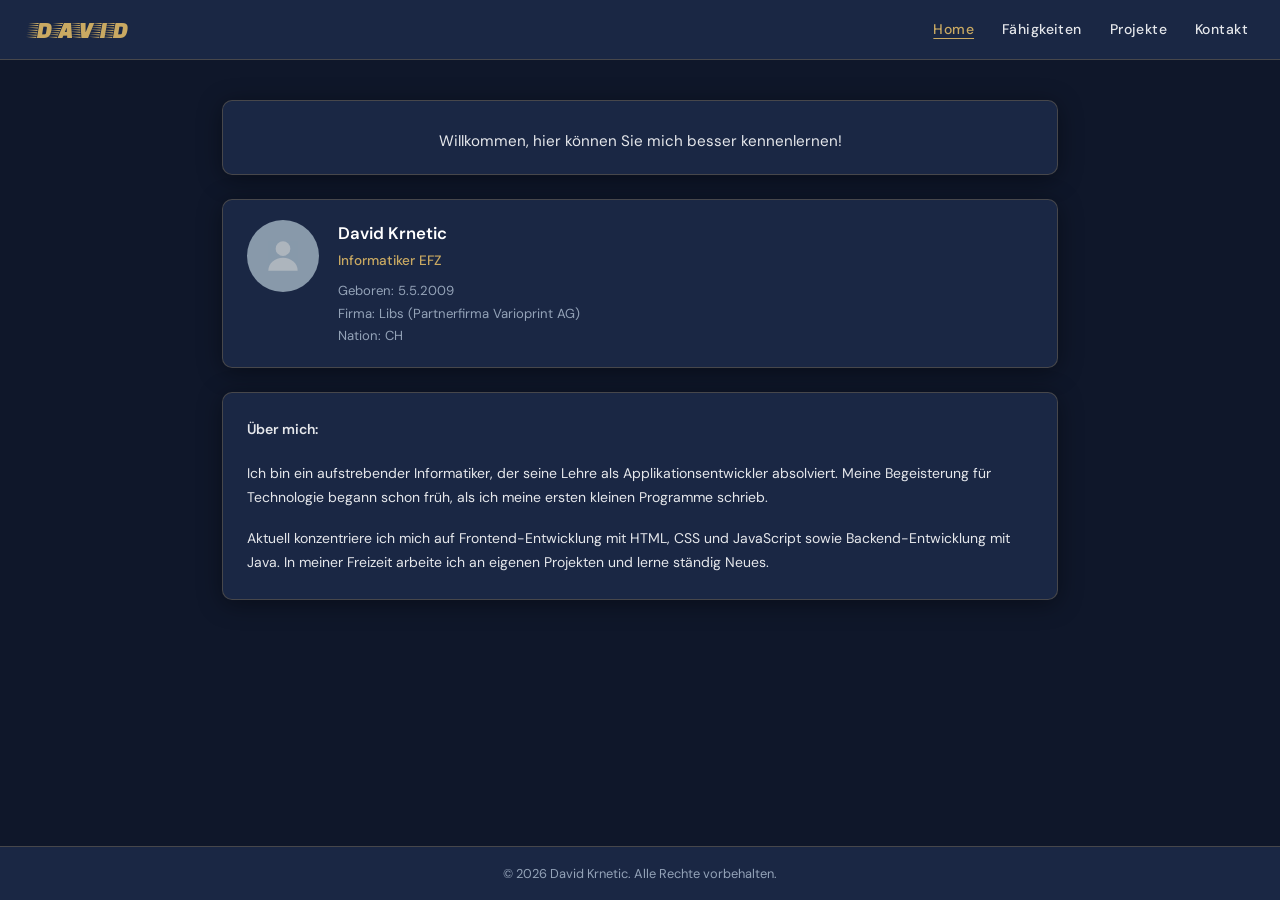
<file: index.html>
<!DOCTYPE html>
<html lang="de">
<head>
    <meta charset="UTF-8" />
    <meta name="viewport" content="width=device-width, initial-scale=1.0" />
    <title>David Krnetic – Über mich</title>
    <link rel="stylesheet" href="styles.css" />
    <style>
        .hero-card {
            text-align: center;
            padding: 1.75rem 1.5rem 1.25rem;
            margin-bottom: 1.5rem;
        }
        .hero-card p {
            font-size: 0.95rem;
            color: var(--text-light);
        }

        .profile-block {
            display: flex;
            align-items: flex-start;
            gap: 1.2rem;
            padding: 1.25rem 1.5rem;
            margin-bottom: 1.5rem;
        }
        .avatar {
            width: 72px;
            height: 72px;
            border-radius: 50%;
            background-color: #8899aa;
            flex-shrink: 0;
            display: flex;
            align-items: center;
            justify-content: center;
            overflow: hidden;
        }
        .avatar svg { width: 44px; height: 44px; opacity: 0.55; }
        .profile-info h2 {
            font-size: 1.05rem;
            font-weight: 600;
            color: var(--text-white);
            margin-bottom: 2px;
        }
        .profile-info .job-title {
            color: var(--gold);
            font-size: 0.85rem;
            font-weight: 500;
            margin-bottom: 0.5rem;
        }
        .profile-info .meta {
            font-size: 0.82rem;
            color: var(--text-muted);
            line-height: 1.7;
        }

        .about-card {
            padding: 1.5rem;
            margin-bottom: 1.5rem;
        }
        .about-card p {
            font-size: 0.875rem;
            color: var(--text-light);
            line-height: 1.75;
        }
        .about-card p + p {
            margin-top: 1rem;
        }
    </style>
</head>
<body>

<nav>
    <a href="index.html" class="nav-logo">DAVID</a>
    <button class="nav-toggle" aria-label="Menü" onclick="toggleNav(this)">
        <span></span><span></span><span></span>
    </button>
    <ul class="nav-links">
        <li><a href="index.html" class="active">Home</a></li>
        <li><a href="faehigkeiten.html">Fähigkeiten</a></li>
        <li><a href="projekte.html">Projekte</a></li>
        <li><a href="kontakt.html">Kontakt</a></li>
    </ul>
</nav>

<main>
    <div class="card hero-card">
        <p>Willkommen, hier können Sie mich besser kennenlernen!</p>
    </div>

    <div class="card profile-block">
        <div class="avatar">
            <svg viewBox="0 0 24 24" fill="none" xmlns="http://www.w3.org/2000/svg">
                <circle cx="12" cy="8" r="4" fill="#ccc"/>
                <path d="M4 20c0-4 3.6-7 8-7s8 3 8 7" fill="#ccc"/>
            </svg>
        </div>
        <div class="profile-info">
            <h2>David Krnetic</h2>
            <p class="job-title">Informatiker EFZ</p>
            <p class="meta">
                Geboren: 5.5.2009<br>
                Firma: Libs (Partnerfirma Varioprint AG)<br>
                Nation: CH
            </p>
        </div>
    </div>

    <div class="card about-card">
        <p class="section-title">Über mich:</p>
        <p>
            Ich bin ein aufstrebender Informatiker, der seine Lehre als Applikationsentwickler absolviert.
            Meine Begeisterung für Technologie begann schon früh, als ich meine ersten kleinen Programme schrieb.
        </p>
        <p>
            Aktuell konzentriere ich mich auf Frontend-Entwicklung mit HTML, CSS und JavaScript sowie
            Backend-Entwicklung mit Java. In meiner Freizeit arbeite ich an eigenen Projekten und lerne ständig Neues.
        </p>
    </div>
</main>

<footer>
    &copy; 2026 David Krnetic. Alle Rechte vorbehalten.
</footer>

<script>
    function toggleNav(btn) {
        btn.classList.toggle('open');
        document.querySelector('.nav-links').classList.toggle('open');
    }
</script>
</body>
</html>
</file>
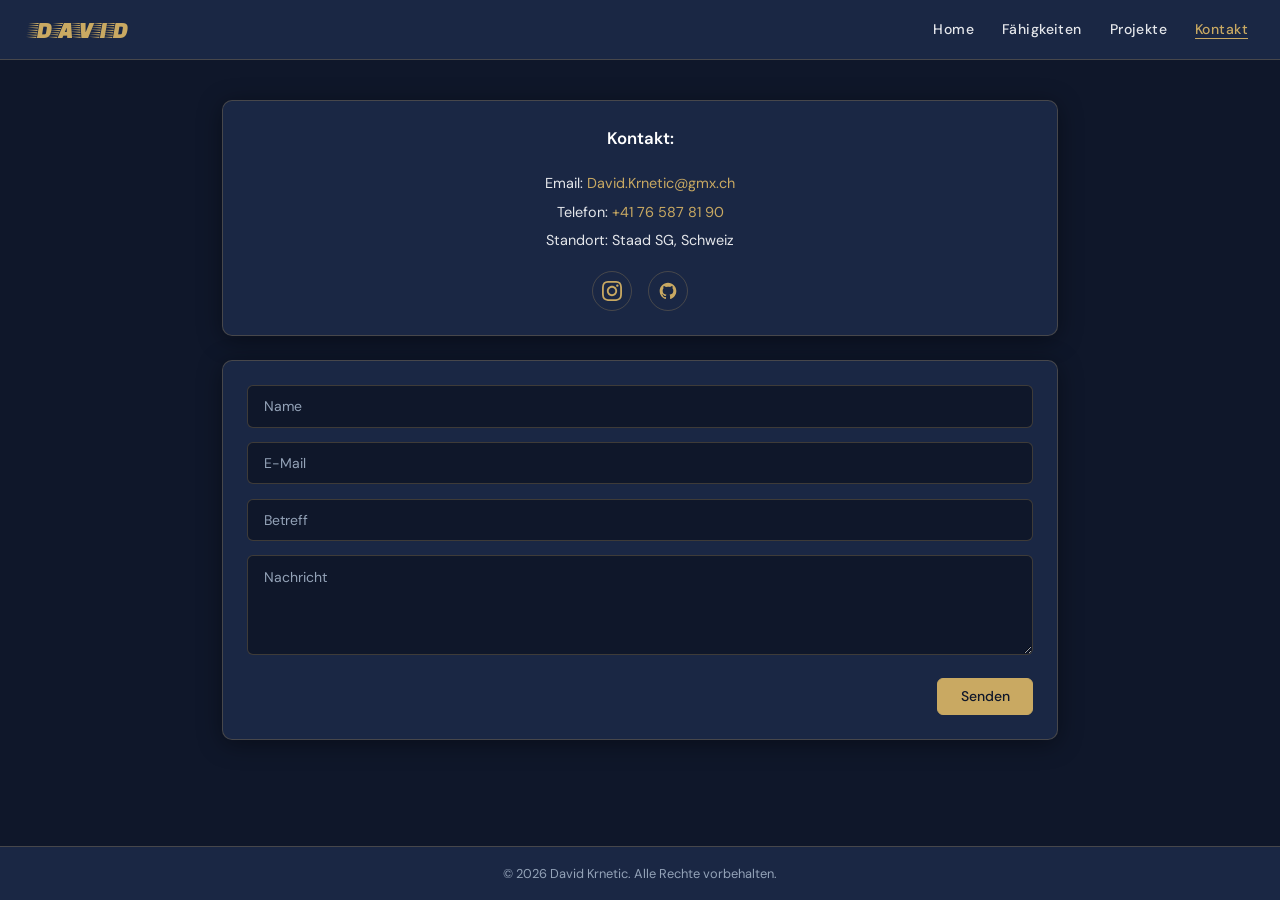
<file: Kontakt.html>
<!DOCTYPE html>
<html lang="de">
<head>
    <meta charset="UTF-8" />
    <meta name="viewport" content="width=device-width, initial-scale=1.0" />
    <title>David Krnetic - Kontakt</title>
    <link rel="stylesheet" href="styles.css" />
    <style>
        .contact-info {
            margin-bottom: 1.5rem;
            padding: 1.5rem;
        }
        .contact-info h2 {
            font-size: 1.05rem;
            font-weight: 600;
            color: var(--text-white);
            margin-bottom: 1rem;
            text-align: center;
        }
        .contact-info p {
            font-size: 0.9rem;
            color: var(--text-light);
            text-align: center;
            line-height: 2;
        }
        .contact-info a {
            color: var(--gold);
        }
        .social-row {
            display: flex;
            justify-content: center;
            gap: 1rem;
            margin-top: 1rem;
        }
        .social-btn {
            width: 40px;
            height: 40px;
            border-radius: 50%;
            border: 1px solid var(--border);
            background: transparent;
            display: flex;
            align-items: center;
            justify-content: center;
            font-size: 1.2rem;
            color: var(--text-light);
            transition: border-color var(--transition), color var(--transition);
            cursor: pointer;
        }
        .social-btn:hover {
            border-color: var(--gold);
            color: var(--gold);
        }

        .contact-form {
            padding: 1.5rem;
        }
        .form-group {
            margin-bottom: 0.9rem;
        }
        .form-control {
            width: 100%;
            background: var(--bg-dark);
            border: 1px solid var(--border);
            border-radius: 6px;
            color: var(--text-light);
            font-family: 'DM Sans', sans-serif;
            font-size: 0.875rem;
            padding: 0.7rem 1rem;
            outline: none;
            transition: border-color var(--transition);
            resize: vertical;
        }
        .form-control::placeholder {
            color: var(--text-muted);
        }
        .form-control:focus {
            border-color: var(--gold);
        }
        textarea.form-control {
            min-height: 100px;
        }
        .submit-row {
            text-align: right;
        }
    </style>
</head>
<body>

<nav>
    <a href="index.html" class="nav-logo">DAVID</a>
    <button class="nav-toggle" aria-label="Menü" onclick="toggleNav(this)">
        <span></span><span></span><span></span>
    </button>
    <ul class="nav-links">
        <li><a href="index.html">Home</a></li>
        <li><a href="faehigkeiten.html">Fähigkeiten</a></li>
        <li><a href="projekte.html">Projekte</a></li>
        <li><a href="kontakt.html" class="active">Kontakt</a></li>
    </ul>
</nav>

<main>
    <div class="card contact-info">
        <h2>Kontakt:</h2>
        <p>
            Email: <a href="mailto:David.Krnetic@gmx.ch">David.Krnetic@gmx.ch</a><br>
            Telefon: <a href="tel:+41765878190">+41 76 587 81 90</a><br>
            Standort: Staad SG, Schweiz
        </p>
        <div class="social-row">
            <a href="https://instagram.com" target="_blank" class="social-btn" aria-label="Instagram">
                <svg width="20" height="20" viewBox="0 0 24 24" fill="currentColor">
                    <path d="M12 2.163c3.204 0 3.584.012 4.85.07 3.252.148 4.771 1.691 4.919 4.919.058 1.265.069 1.645.069 4.849 0 3.205-.012 3.584-.069 4.849-.149 3.225-1.664 4.771-4.919 4.919-1.266.058-1.644.07-4.85.07-3.204 0-3.584-.012-4.849-.07-3.26-.149-4.771-1.699-4.919-4.92-.058-1.265-.07-1.644-.07-4.849 0-3.204.013-3.583.07-4.849.149-3.227 1.664-4.771 4.919-4.919 1.266-.057 1.645-.069 4.849-.069zm0-2.163c-3.259 0-3.667.014-4.947.072-4.358.2-6.78 2.618-6.98 6.98-.059 1.281-.073 1.689-.073 4.948 0 3.259.014 3.668.072 4.948.2 4.358 2.618 6.78 6.98 6.98 1.281.058 1.689.072 4.948.072 3.259 0 3.668-.014 4.948-.072 4.354-.2 6.782-2.618 6.979-6.98.059-1.28.073-1.689.073-4.948 0-3.259-.014-3.667-.072-4.947-.196-4.354-2.617-6.78-6.979-6.98-1.281-.059-1.69-.073-4.949-.073zm0 5.838c-3.403 0-6.162 2.759-6.162 6.162s2.759 6.163 6.162 6.163 6.162-2.759 6.162-6.163c0-3.403-2.759-6.162-6.162-6.162zm0 10.162c-2.209 0-4-1.79-4-4 0-2.209 1.791-4 4-4s4 1.791 4 4c0 2.21-1.791 4-4 4zm6.406-11.845c-.796 0-1.441.645-1.441 1.44s.645 1.44 1.441 1.44c.795 0 1.439-.645 1.439-1.44s-.644-1.44-1.439-1.44z"/>
                </svg>
            </a>
            <a href="https://github.com" target="_blank" class="social-btn" aria-label="GitHub">
                <svg width="20" height="20" viewBox="0 0 24 24" fill="currentColor">
                    <path d="M12 2C6.477 2 2 6.477 2 12c0 4.418 2.865 8.166 6.839 9.489.5.092.682-.217.682-.482 0-.237-.009-.868-.013-1.703-2.782.605-3.369-1.342-3.369-1.342-.454-1.154-1.11-1.462-1.11-1.462-.908-.62.069-.608.069-.608 1.003.07 1.531 1.03 1.531 1.03.892 1.529 2.341 1.087 2.91.832.092-.647.35-1.088.636-1.338-2.22-.253-4.555-1.11-4.555-4.943 0-1.091.39-1.984 1.029-2.683-.103-.253-.446-1.27.098-2.647 0 0 .84-.269 2.75 1.025A9.578 9.578 0 0112 6.836c.85.004 1.705.114 2.504.336 1.909-1.294 2.747-1.025 2.747-1.025.546 1.377.203 2.394.1 2.647.64.699 1.028 1.592 1.028 2.683 0 3.842-2.339 4.687-4.566 4.935.359.309.678.919.678 1.852 0 1.336-.012 2.415-.012 2.743 0 .267.18.578.688.48C19.138 20.163 22 16.418 22 12c0-5.523-4.477-10-10-10z"/>
                </svg>
            </a>
        </div>
    </div>

    <div class="card contact-form">
        <div class="form-group">
            <input class="form-control" type="text" placeholder="Name" />
        </div>
        <div class="form-group">
            <input class="form-control" type="email" placeholder="E-Mail" />
        </div>
        <div class="form-group">
            <input class="form-control" type="text" placeholder="Betreff" />
        </div>
        <div class="form-group">
            <textarea class="form-control" placeholder="Nachricht"></textarea>
        </div>
        <div class="submit-row">
            <button class="btn btn-gold">Senden</button>
        </div>
    </div>
</main>

<footer>
    &copy; 2026 David Krnetic. Alle Rechte vorbehalten.
</footer>

<script>
    function toggleNav(btn) {
        btn.classList.toggle('open');
        document.querySelector('.nav-links').classList.toggle('open');
    }
</script>
</body>
</html>
</file>
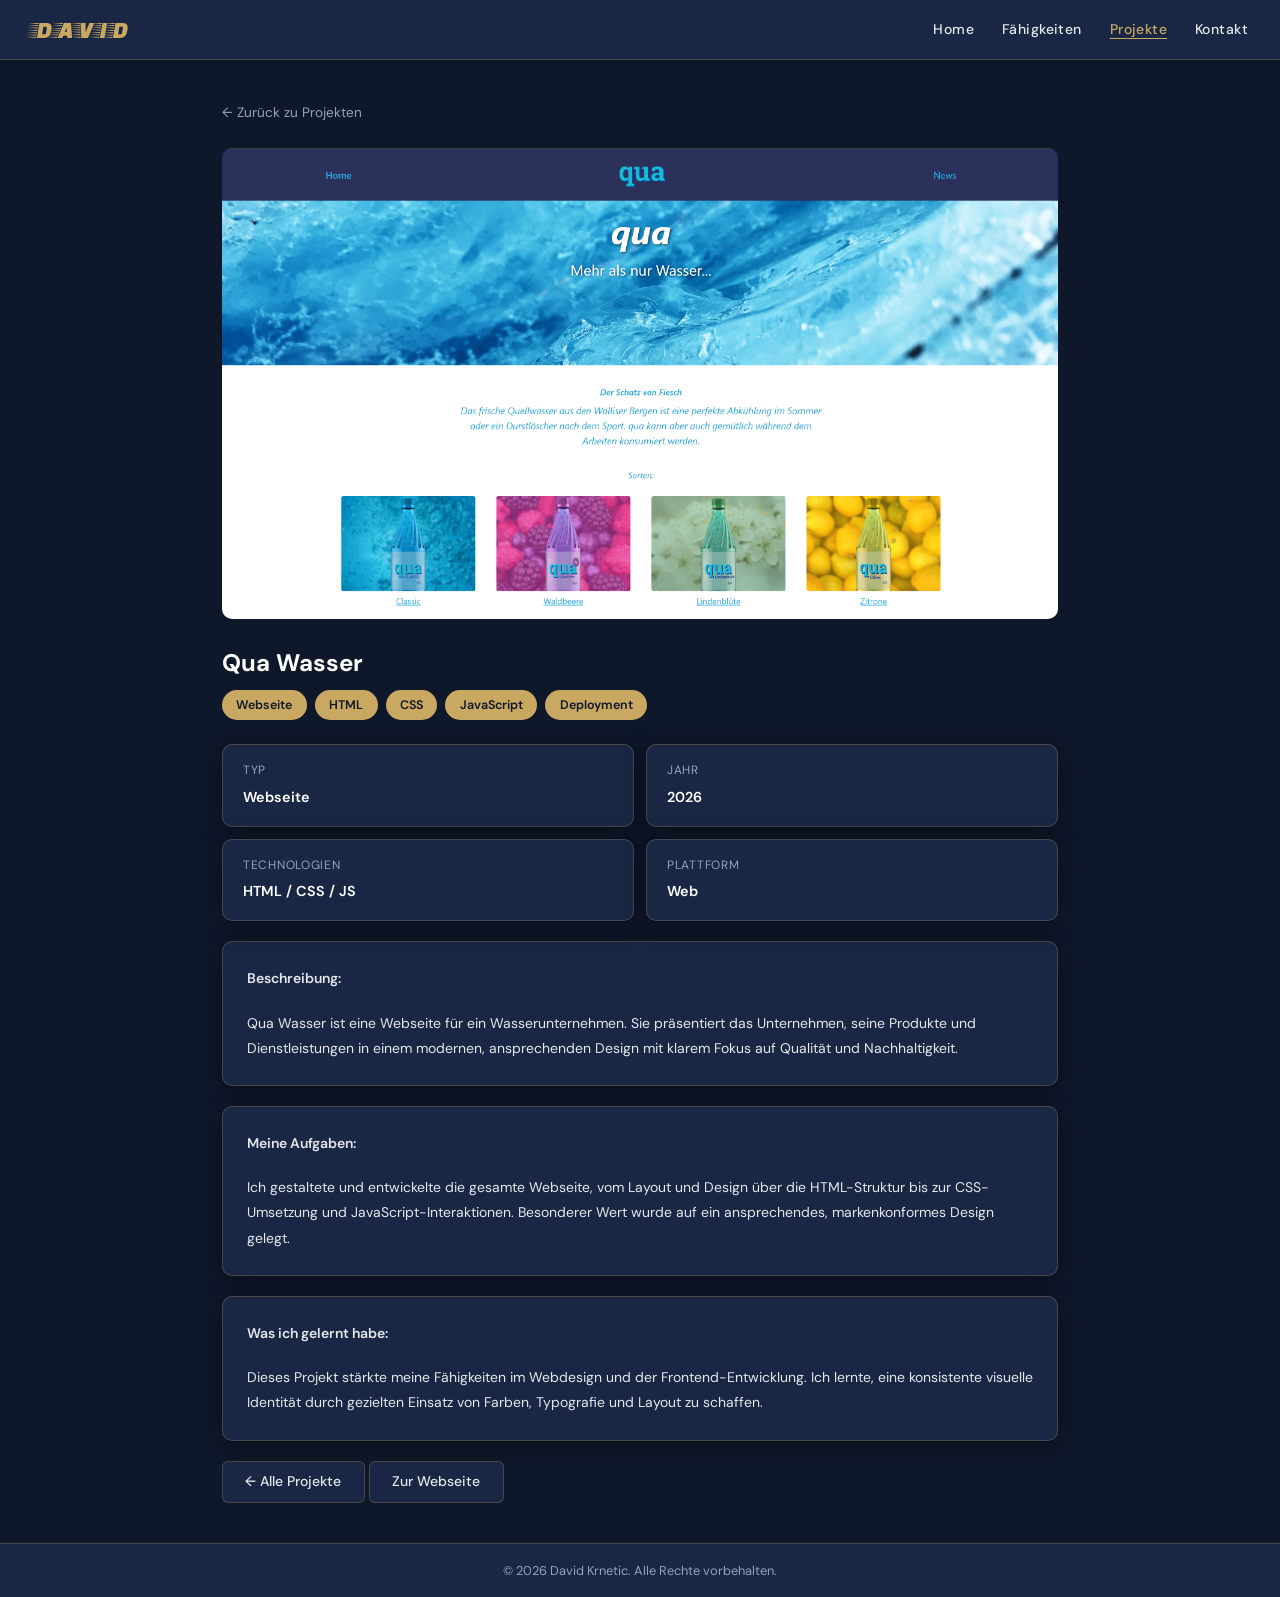
<file: Projekt quawasser.html>
<!DOCTYPE html>
<html lang="de">
<head>
    <meta charset="UTF-8" />
    <meta name="viewport" content="width=device-width, initial-scale=1.0" />
    <title>David Krnetic - Qua Wasser</title>
    <link rel="stylesheet" href="styles.css" />
    <style>
        .back-link {
            display: inline-flex;
            align-items: center;
            gap: 0.4rem;
            color: var(--text-muted);
            font-size: 0.85rem;
            margin-bottom: 1.5rem;
            transition: color var(--transition);
        }
        .back-link:hover { color: var(--gold); }

        .project-hero {
            width: 100%;
            aspect-ratio: 16/9;
            border-radius: var(--radius);
            overflow: hidden;
            margin-bottom: 1.5rem;
            background: linear-gradient(135deg, #0e3d6e 0%, #1a82c4 100%);
        }
        .project-hero img {
            width: 100%;
            height: 100%;
            object-fit: cover;
            display: block;
        }

        .project-header {
            margin-bottom: 1.5rem;
        }
        .project-header h1 {
            font-size: 1.5rem;
            font-weight: 700;
            color: var(--text-white);
            margin-bottom: 0.5rem;
        }
        .tag-row {
            display: flex;
            flex-wrap: wrap;
            gap: 0.5rem;
        }

        .detail-card {
            padding: 1.5rem;
            margin-bottom: 1.25rem;
        }
        .detail-card p {
            font-size: 0.875rem;
            color: var(--text-light);
            line-height: 1.8;
        }

        .meta-grid {
            display: grid;
            grid-template-columns: 1fr 1fr;
            gap: 0.75rem;
            margin-bottom: 1.25rem;
        }
        .meta-item {
            padding: 1rem 1.25rem;
        }
        .meta-item .label {
            font-size: 0.75rem;
            color: var(--text-muted);
            text-transform: uppercase;
            letter-spacing: 0.06em;
            margin-bottom: 0.3rem;
        }
        .meta-item .value {
            font-size: 0.9rem;
            font-weight: 600;
            color: var(--text-white);
        }

        @media (max-width: 480px) {
            .meta-grid { grid-template-columns: 1fr; }
        }
    </style>
</head>
<body>

<nav>
    <a href="index.html" class="nav-logo">DAVID</a>
    <button class="nav-toggle" aria-label="Menü" onclick="toggleNav(this)">
        <span></span><span></span><span></span>
    </button>
    <ul class="nav-links">
        <li><a href="index.html">Home</a></li>
        <li><a href="Faehigkeiten.html">Fähigkeiten</a></li>
        <li><a href="Projekte.html" class="active">Projekte</a></li>
        <li><a href="Kontakt.html">Kontakt</a></li>
    </ul>
</nav>

<main>
    <a href="Projekte.html" class="back-link">← Zurück zu Projekten</a>

    <div class="project-hero">
        <img src="Assets/Quawasser/Preview.png" alt="Qua Wasser" />
    </div>

    <div class="project-header">
        <h1>Qua Wasser</h1>
        <div class="tag-row">
            <span class="tag">Webseite</span>
            <span class="tag">HTML</span>
            <span class="tag">CSS</span>
            <span class="tag">JavaScript</span>
            <span class="tag">Deployment</span>
        </div>
    </div>

    <div class="meta-grid">
        <div class="card meta-item">
            <p class="label">Typ</p>
            <p class="value">Webseite</p>
        </div>
        <div class="card meta-item">
            <p class="label">Jahr</p>
            <p class="value">2026</p>
        </div>
        <div class="card meta-item">
            <p class="label">Technologien</p>
            <p class="value">HTML / CSS / JS</p>
        </div>
        <div class="card meta-item">
            <p class="label">Plattform</p>
            <p class="value">Web</p>
        </div>
    </div>

    <div class="card detail-card">
        <p class="section-title">Beschreibung:</p>
        <p>
            Qua Wasser ist eine Webseite für ein Wasserunternehmen. Sie präsentiert das Unternehmen,
            seine Produkte und Dienstleistungen in einem modernen, ansprechenden Design mit klarem
            Fokus auf Qualität und Nachhaltigkeit.
        </p>
    </div>

    <div class="card detail-card">
        <p class="section-title">Meine Aufgaben:</p>
        <p>
            Ich gestaltete und entwickelte die gesamte Webseite, vom Layout und Design über die
            HTML-Struktur bis zur CSS-Umsetzung und JavaScript-Interaktionen. Besonderer Wert wurde
            auf ein ansprechendes, markenkonformes Design gelegt.
        </p>
    </div>

    <div class="card detail-card">
        <p class="section-title">Was ich gelernt habe:</p>
        <p>
            Dieses Projekt stärkte meine Fähigkeiten im Webdesign und der Frontend-Entwicklung.
            Ich lernte, eine konsistente visuelle Identität durch gezielten Einsatz von Farben,
            Typografie und Layout zu schaffen.
        </p>
    </div>

    <div class="link-row">
        <a href="Projekte.html" class="btn">← Alle Projekte</a>
        <a href="https://skrned.bbc-projects.ch" class="btn">Zur Webseite</a>
    </div>
</main>

<footer>
    &copy; 2026 David Krnetic. Alle Rechte vorbehalten.
</footer>

<script>
    function toggleNav(btn) {
        btn.classList.toggle('open');
        document.querySelector('.nav-links').classList.toggle('open');
    }
</script>
</body>
</html>
</file>
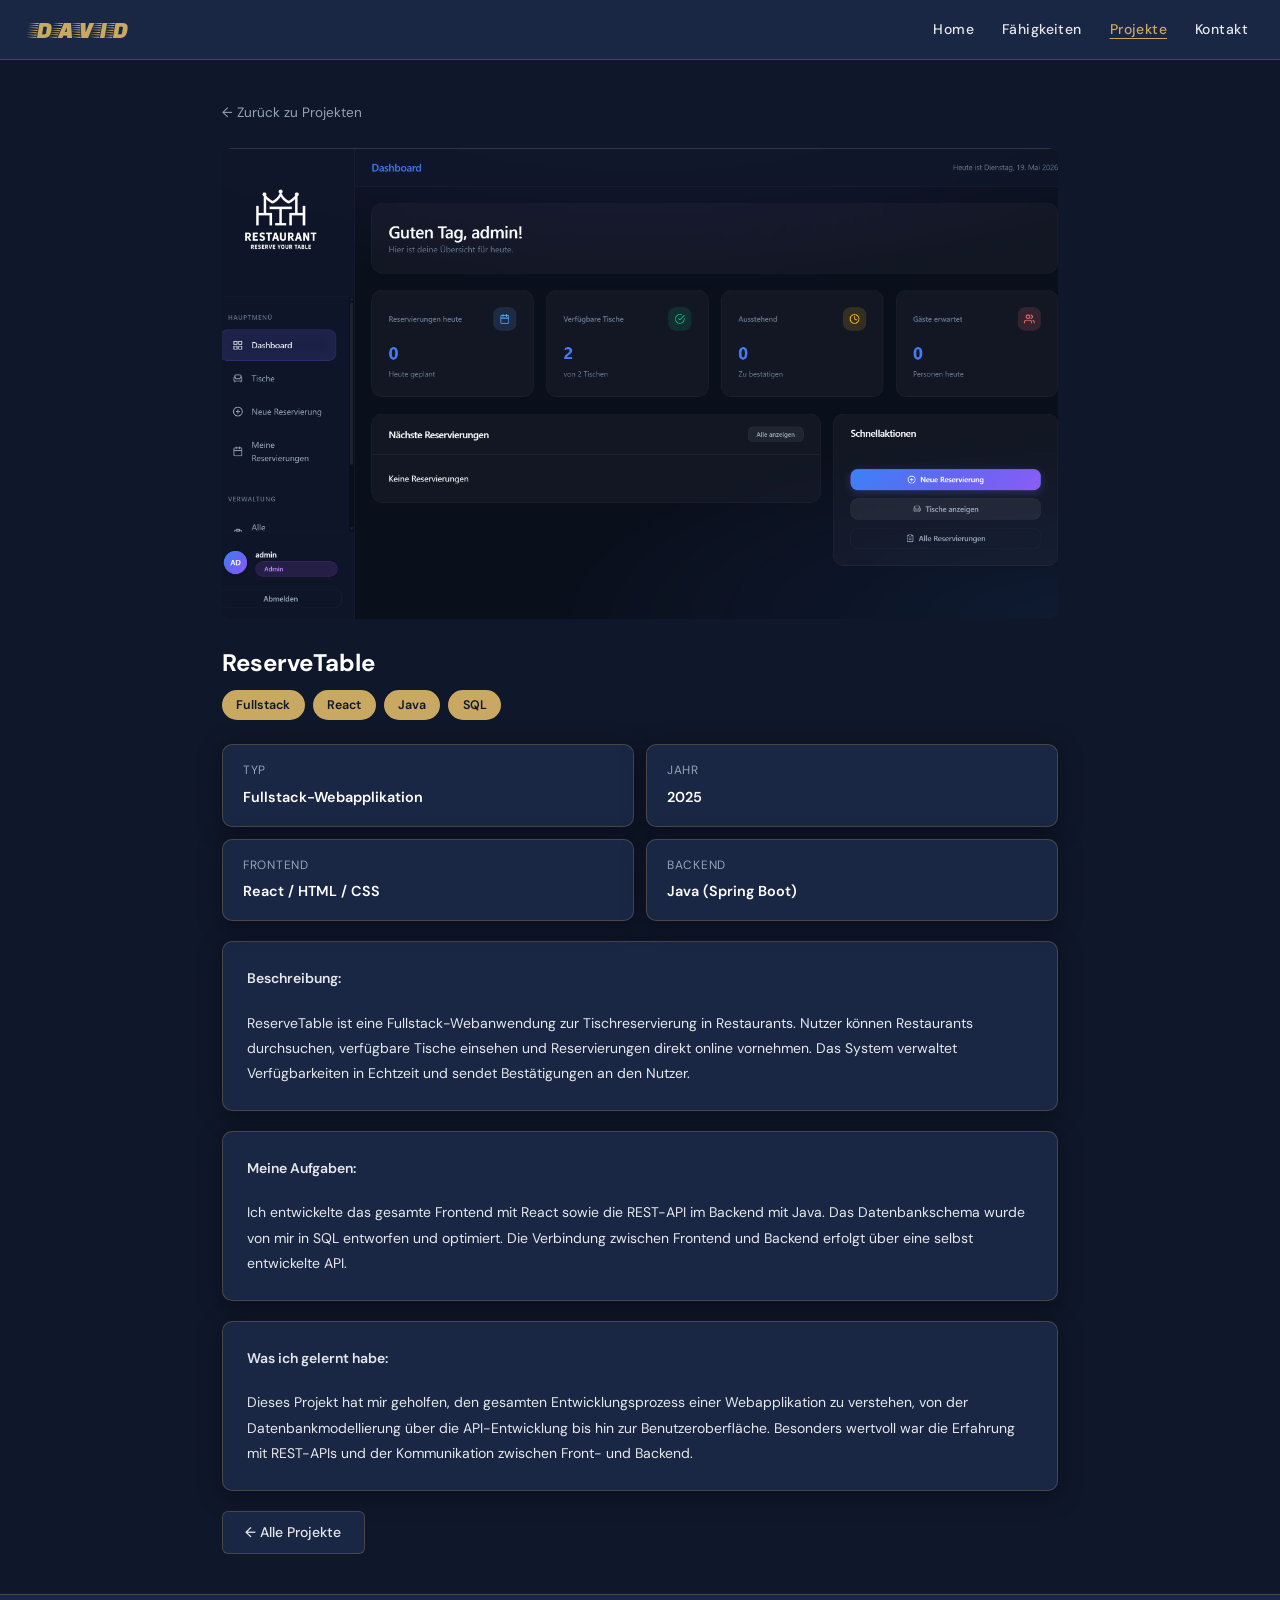
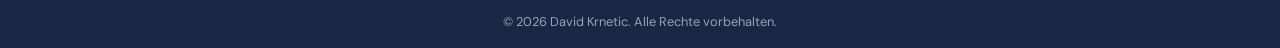
<file: Projekt reservetable.html>
<!DOCTYPE html>
<html lang="de">
<head>
    <meta charset="UTF-8" />
    <meta name="viewport" content="width=device-width, initial-scale=1.0" />
    <title>David Krnetic - ReserveTable</title>
    <link rel="stylesheet" href="styles.css" />
    <style>
        .back-link {
            display: inline-flex;
            align-items: center;
            gap: 0.4rem;
            color: var(--text-muted);
            font-size: 0.85rem;
            margin-bottom: 1.5rem;
            transition: color var(--transition);
        }
        .back-link:hover { color: var(--gold); }

        .project-hero {
            width: 100%;
            aspect-ratio: 16/9;
            border-radius: var(--radius);
            overflow: hidden;
            margin-bottom: 1.5rem;
            background: linear-gradient(135deg, #c9a962 0%, #a07c35 100%);
        }
        .project-hero img {
            width: 100%;
            height: 100%;
            object-fit: cover;
            display: block;
        }

        .project-header {
            margin-bottom: 1.5rem;
        }
        .project-header h1 {
            font-size: 1.5rem;
            font-weight: 700;
            color: var(--text-white);
            margin-bottom: 0.5rem;
        }
        .tag-row {
            display: flex;
            flex-wrap: wrap;
            gap: 0.5rem;
        }

        .detail-card {
            padding: 1.5rem;
            margin-bottom: 1.25rem;
        }
        .detail-card p {
            font-size: 0.875rem;
            color: var(--text-light);
            line-height: 1.8;
        }

        .meta-grid {
            display: grid;
            grid-template-columns: 1fr 1fr;
            gap: 0.75rem;
            margin-bottom: 1.25rem;
        }
        .meta-item {
            padding: 1rem 1.25rem;
        }
        .meta-item .label {
            font-size: 0.75rem;
            color: var(--text-muted);
            text-transform: uppercase;
            letter-spacing: 0.06em;
            margin-bottom: 0.3rem;
        }
        .meta-item .value {
            font-size: 0.9rem;
            font-weight: 600;
            color: var(--text-white);
        }

        .link-row {
            display: flex;
            gap: 0.75rem;
            flex-wrap: wrap;
        }

        @media (max-width: 480px) {
            .meta-grid { grid-template-columns: 1fr; }
        }
    </style>
</head>
<body>

<nav>
    <a href="index.html" class="nav-logo">DAVID</a>
    <button class="nav-toggle" aria-label="Menü" onclick="toggleNav(this)">
        <span></span><span></span><span></span>
    </button>
    <ul class="nav-links">
        <li><a href="index.html">Home</a></li>
        <li><a href="Faehigkeiten.html">Fähigkeiten</a></li>
        <li><a href="Projekte.html" class="active">Projekte</a></li>
        <li><a href="Kontakt.html">Kontakt</a></li>
    </ul>
</nav>

<main>
    <a href="Projekte.html" class="back-link">← Zurück zu Projekten</a>

    <div class="project-hero">
        <img src="Assets/Reservetable/Preview.png" alt="ReserveTable" />
    </div>

    <div class="project-header">
        <h1>ReserveTable</h1>
        <div class="tag-row">
            <span class="tag">Fullstack</span>
            <span class="tag">React</span>
            <span class="tag">Java</span>
            <span class="tag">SQL</span>
        </div>
    </div>

    <div class="meta-grid">
        <div class="card meta-item">
            <p class="label">Typ</p>
            <p class="value">Fullstack-Webapplikation</p>
        </div>
        <div class="card meta-item">
            <p class="label">Jahr</p>
            <p class="value">2025</p>
        </div>
        <div class="card meta-item">
            <p class="label">Frontend</p>
            <p class="value">React / HTML / CSS</p>
        </div>
        <div class="card meta-item">
            <p class="label">Backend</p>
            <p class="value">Java (Spring Boot)</p>
        </div>
    </div>

    <div class="card detail-card">
        <p class="section-title">Beschreibung:</p>
        <p>
            ReserveTable ist eine Fullstack-Webanwendung zur Tischreservierung in Restaurants.
            Nutzer können Restaurants durchsuchen, verfügbare Tische einsehen und Reservierungen
            direkt online vornehmen. Das System verwaltet Verfügbarkeiten in Echtzeit und sendet
            Bestätigungen an den Nutzer.
        </p>
    </div>

    <div class="card detail-card">
        <p class="section-title">Meine Aufgaben:</p>
        <p>
            Ich entwickelte das gesamte Frontend mit React sowie die REST-API im Backend mit Java.
            Das Datenbankschema wurde von mir in SQL entworfen und optimiert. Die Verbindung zwischen
            Frontend und Backend erfolgt über eine selbst entwickelte API.
        </p>
    </div>

    <div class="card detail-card">
        <p class="section-title">Was ich gelernt habe:</p>
        <p>
            Dieses Projekt hat mir geholfen, den gesamten Entwicklungsprozess einer Webapplikation
            zu verstehen, von der Datenbankmodellierung über die API-Entwicklung bis hin zur
            Benutzeroberfläche. Besonders wertvoll war die Erfahrung mit REST-APIs und der
            Kommunikation zwischen Front- und Backend.
        </p>
    </div>

    <div class="link">
        <a href="projekte.html" class="btn">← Alle Projekte</a>
    </div>
</main>

<footer>
    &copy; 2026 David Krnetic. Alle Rechte vorbehalten.
</footer>

<script>
    function toggleNav(btn) {
        btn.classList.toggle('open');
        document.querySelector('.nav-links').classList.toggle('open');
    }
</script>
</body>
</html>
</file>
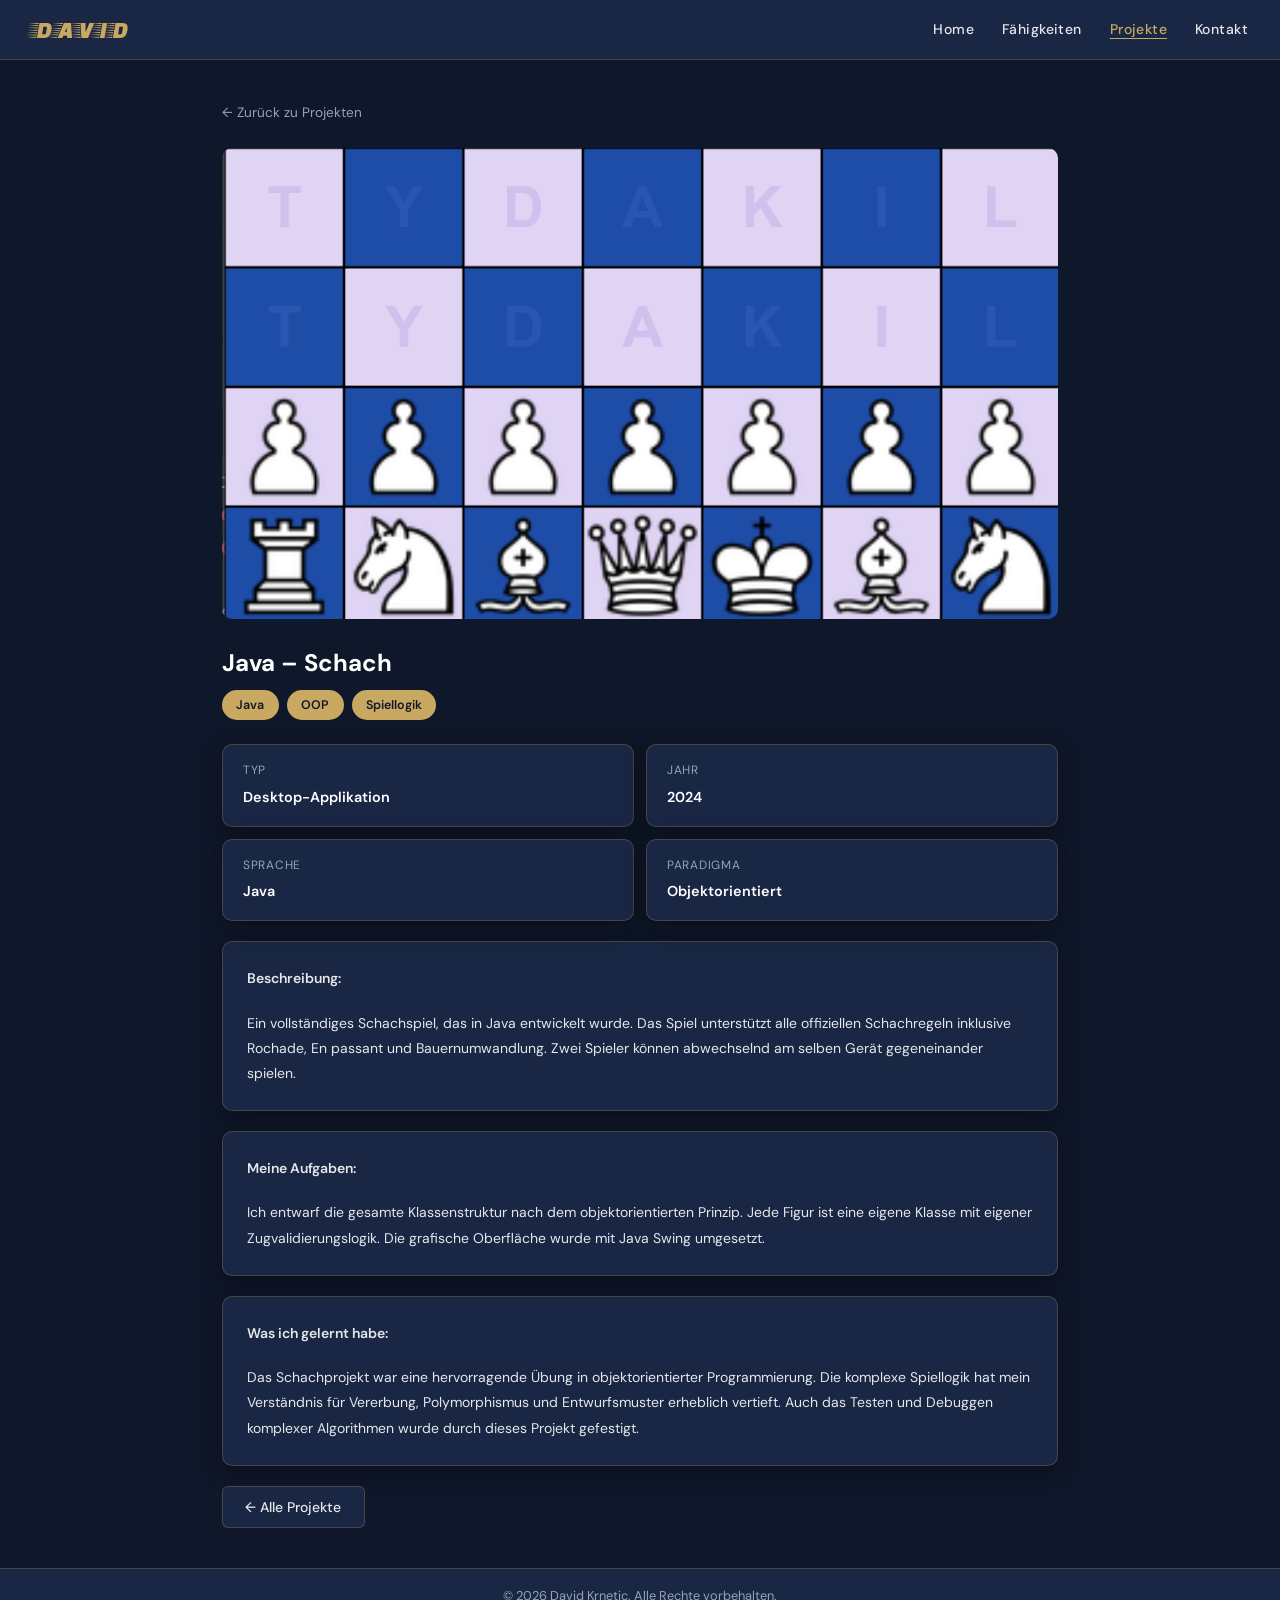
<file: Projekt schach.html>
<!DOCTYPE html>
<html lang="de">
<head>
    <meta charset="UTF-8" />
    <meta name="viewport" content="width=device-width, initial-scale=1.0" />
    <title>David Krnetic - Java Schach</title>
    <link rel="stylesheet" href="styles.css" />
    <style>
        .back-link {
            display: inline-flex;
            align-items: center;
            gap: 0.4rem;
            color: var(--text-muted);
            font-size: 0.85rem;
            margin-bottom: 1.5rem;
            transition: color var(--transition);
        }
        .back-link:hover { color: var(--gold); }

        .project-hero {
            width: 100%;
            aspect-ratio: 16/9;
            border-radius: var(--radius);
            overflow: hidden;
            margin-bottom: 1.5rem;
            background: linear-gradient(135deg, #1a2744 0%, #2e4070 100%);
        }
        .project-hero img {
            width: 100%;
            height: 100%;
            object-fit: cover;
            display: block;
        }

        .project-header {
            margin-bottom: 1.5rem;
        }
        .project-header h1 {
            font-size: 1.5rem;
            font-weight: 700;
            color: var(--text-white);
            margin-bottom: 0.5rem;
        }
        .tag-row {
            display: flex;
            flex-wrap: wrap;
            gap: 0.5rem;
        }

        .detail-card {
            padding: 1.5rem;
            margin-bottom: 1.25rem;
        }
        .detail-card p {
            font-size: 0.875rem;
            color: var(--text-light);
            line-height: 1.8;
        }

        .meta-grid {
            display: grid;
            grid-template-columns: 1fr 1fr;
            gap: 0.75rem;
            margin-bottom: 1.25rem;
        }
        .meta-item {
            padding: 1rem 1.25rem;
        }
        .meta-item .label {
            font-size: 0.75rem;
            color: var(--text-muted);
            text-transform: uppercase;
            letter-spacing: 0.06em;
            margin-bottom: 0.3rem;
        }
        .meta-item .value {
            font-size: 0.9rem;
            font-weight: 600;
            color: var(--text-white);
        }
        .link-row {
            display: flex;
            gap: 0.75rem;
            flex-wrap: wrap;
        }

        @media (max-width: 480px) {
            .meta-grid { grid-template-columns: 1fr; }
        }
    </style>
</head>
<body>

<nav>
    <a href="index.html" class="nav-logo">DAVID</a>
    <button class="nav-toggle" aria-label="Menü" onclick="toggleNav(this)">
        <span></span><span></span><span></span>
    </button>
    <ul class="nav-links">
        <li><a href="index.html">Home</a></li>
        <li><a href="Faehigkeiten.html">Fähigkeiten</a></li>
        <li><a href="Projekte.html" class="active">Projekte</a></li>
        <li><a href="Kontakt.html">Kontakt</a></li>
    </ul>
</nav>

<main>
    <a href="Projekte.html" class="back-link">← Zurück zu Projekten</a>

    <div class="project-hero">
        <img src="Assets/Schach/Preview.png" alt="Java Schach" />
    </div>

    <div class="project-header">
        <h1>Java – Schach</h1>
        <div class="tag-row">
            <span class="tag">Java</span>
            <span class="tag">OOP</span>
            <span class="tag">Spiellogik</span>
        </div>
    </div>

    <div class="meta-grid">
        <div class="card meta-item">
            <p class="label">Typ</p>
            <p class="value">Desktop-Applikation</p>
        </div>
        <div class="card meta-item">
            <p class="label">Jahr</p>
            <p class="value">2024</p>
        </div>
        <div class="card meta-item">
            <p class="label">Sprache</p>
            <p class="value">Java</p>
        </div>
        <div class="card meta-item">
            <p class="label">Paradigma</p>
            <p class="value">Objektorientiert</p>
        </div>
    </div>

    <div class="card detail-card">
        <p class="section-title">Beschreibung:</p>
        <p>
            Ein vollständiges Schachspiel, das in Java entwickelt wurde. Das Spiel unterstützt
            alle offiziellen Schachregeln inklusive Rochade, En passant und Bauernumwandlung.
            Zwei Spieler können abwechselnd am selben Gerät gegeneinander spielen.
        </p>
    </div>

    <div class="card detail-card">
        <p class="section-title">Meine Aufgaben:</p>
        <p>
            Ich entwarf die gesamte Klassenstruktur nach dem objektorientierten Prinzip. Jede
            Figur ist eine eigene Klasse mit eigener Zugvalidierungslogik. Die grafische Oberfläche
            wurde mit Java Swing umgesetzt.
        </p>
    </div>

    <div class="card detail-card">
        <p class="section-title">Was ich gelernt habe:</p>
        <p>
            Das Schachprojekt war eine hervorragende Übung in objektorientierter Programmierung.
            Die komplexe Spiellogik hat mein Verständnis für Vererbung, Polymorphismus und
            Entwurfsmuster erheblich vertieft. Auch das Testen und Debuggen komplexer Algorithmen
            wurde durch dieses Projekt gefestigt.
        </p>
    </div>

    <div class="link">
        <a href="Projekte.html" class="btn">← Alle Projekte</a>
    </div>
</main>

<footer>
    &copy; 2026 David Krnetic. Alle Rechte vorbehalten.
</footer>

<script>
    function toggleNav(btn) {
        btn.classList.toggle('open');
        document.querySelector('.nav-links').classList.toggle('open');
    }
</script>
</body>
</html>
</file>
<file: styles.css>
/* ============================================
   GLOBAL STYLES – David Krnetic Portfolio
   ============================================ */

@import url('https://fonts.googleapis.com/css2?family=Faster+One&family=DM+Sans:wght@300;400;500;600&display=swap');

:root {
    --bg-dark:       #0f172a;
    --bg-card:       #1a2744;
    --bg-card-hover: #1e2f52;
    --gold:          #c9a962;
    --gold-light:    #d4b97a;
    --text-white:    #ffffff;
    --text-light:    #e5e7eb;
    --text-muted:    #94a3b8;
    --border:        rgba(201, 169, 98, 0.25);
    --shadow:        0 4px 24px rgba(0, 0, 0, 0.4);
    --radius:        10px;
    --nav-height:    60px;
    --transition:    0.25s ease;
}

*, *::before, *::after {
    box-sizing: border-box;
    margin: 0;
    padding: 0;
}

html {
    scroll-behavior: smooth;
}

body {
    background-color: var(--bg-dark);
    color: var(--text-light);
    font-family: 'DM Sans', sans-serif;
    font-size: 15px;
    line-height: 1.65;
    min-height: 100vh;
    display: flex;
    flex-direction: column;
}

a {
    color: inherit;
    text-decoration: none;
}

img {
    max-width: 100%;
    display: block;
}

/* ── NAVIGATION ─────────────────────────── */
nav {
    background-color: var(--bg-card);
    border-bottom: 1px solid var(--border);
    height: var(--nav-height);
    display: flex;
    align-items: center;
    padding: 0 2rem;
    position: sticky;
    top: 0;
    z-index: 100;
    gap: 2.5rem;
}

.nav-logo {
    font-family: 'Faster One', cursive;
    font-weight: 400;
    font-size: 1.5rem;
    color: var(--gold);
    letter-spacing: 0.05em;
    flex-shrink: 0;
}



.nav-links {
    display: flex;
    list-style: none;
    gap: 1.75rem;
    margin-left: auto;
}

.nav-links a {
    font-size: 0.875rem;
    color: var(--text-light);
    font-weight: 500;
    letter-spacing: 0.03em;
    transition: color var(--transition);
    white-space: nowrap;
}

.nav-links a:hover,
.nav-links a.active {
    color: var(--gold);
}

.nav-links a.active {
    text-decoration: underline;
    text-underline-offset: 4px;
}

/* Hamburger */
.nav-toggle {
    display: none;
    flex-direction: column;
    gap: 5px;
    cursor: pointer;
    margin-left: auto;
    padding: 4px;
    background: transparent;
    border: none;
    outline: none;
}
.nav-toggle span {
    display: block;
    width: 22px;
    height: 2px;
    background: var(--text-light);
    border-radius: 2px;
    transition: transform var(--transition), opacity var(--transition);
}
.nav-toggle.open span:nth-child(1) { transform: translateY(7px) rotate(45deg); }
.nav-toggle.open span:nth-child(2) { opacity: 0; }
.nav-toggle.open span:nth-child(3) { transform: translateY(-7px) rotate(-45deg); }

/* ── MAIN CONTENT ───────────────────────── */
main {
    flex: 1;
    padding: 2.5rem 2rem;
    max-width: 900px;
    width: 100%;
    margin: 0 auto;
}

/* ── FOOTER ─────────────────────────────── */
footer {
    background-color: var(--bg-card);
    border-top: 1px solid var(--border);
    text-align: center;
    padding: 1rem;
    font-size: 0.8rem;
    color: var(--text-muted);
}

/* ── CARD ────────────────────────────────── */
.card {
    background-color: var(--bg-card);
    border-radius: var(--radius);
    border: 1px solid var(--border);
    padding: 1.5rem;
    box-shadow: var(--shadow);
}

/* ── SECTION TITLE ──────────────────────── */
.section-title {
    font-family: 'DM Sans', sans-serif;
    font-size: 1.1rem;
    font-weight: 600;
    color: var(--text-white);
    margin-bottom: 1.2rem;
}

/* ── GOLD BADGE / TAG ───────────────────── */
.tag {
    display: inline-flex;
    align-items: center;
    gap: 0.4rem;
    background-color: var(--gold);
    color: var(--bg-dark);
    font-size: 0.78rem;
    font-weight: 600;
    padding: 0.3rem 0.9rem;
    border-radius: 20px;
}

/* ── BUTTON ─────────────────────────────── */
.btn {
    display: inline-block;
    background-color: var(--bg-card);
    color: var(--text-light);
    border: 1px solid var(--border);
    border-radius: 6px;
    padding: 0.55rem 1.4rem;
    font-family: 'DM Sans', sans-serif;
    font-size: 0.875rem;
    font-weight: 500;
    cursor: pointer;
    transition: background var(--transition), border-color var(--transition);
}
.btn:hover {
    background-color: var(--bg-card-hover);
    border-color: var(--gold);
    color: var(--gold);
}
.btn-gold {
    background-color: var(--gold);
    color: var(--bg-dark);
    border-color: var(--gold);
}
.btn-gold:hover {
    background-color: var(--gold-light);
    color: var(--bg-dark);
}

/* ── RESPONSIVE ─────────────────────────── */
@media (max-width: 640px) {
    .nav-links {
        display: none;
        position: absolute;
        top: var(--nav-height);
        left: 0;
        right: 0;
        background: var(--bg-card);
        flex-direction: column;
        gap: 0;
        border-bottom: 1px solid var(--border);
    }
    .nav-links.open {
        display: flex;
    }
    .nav-links li a {
        display: block;
        padding: 0.9rem 2rem;
        border-bottom: 1px solid var(--border);
    }
    .nav-toggle {
        display: flex;
    }
    main {
        padding: 1.5rem 1rem;
    }
}
</file>
